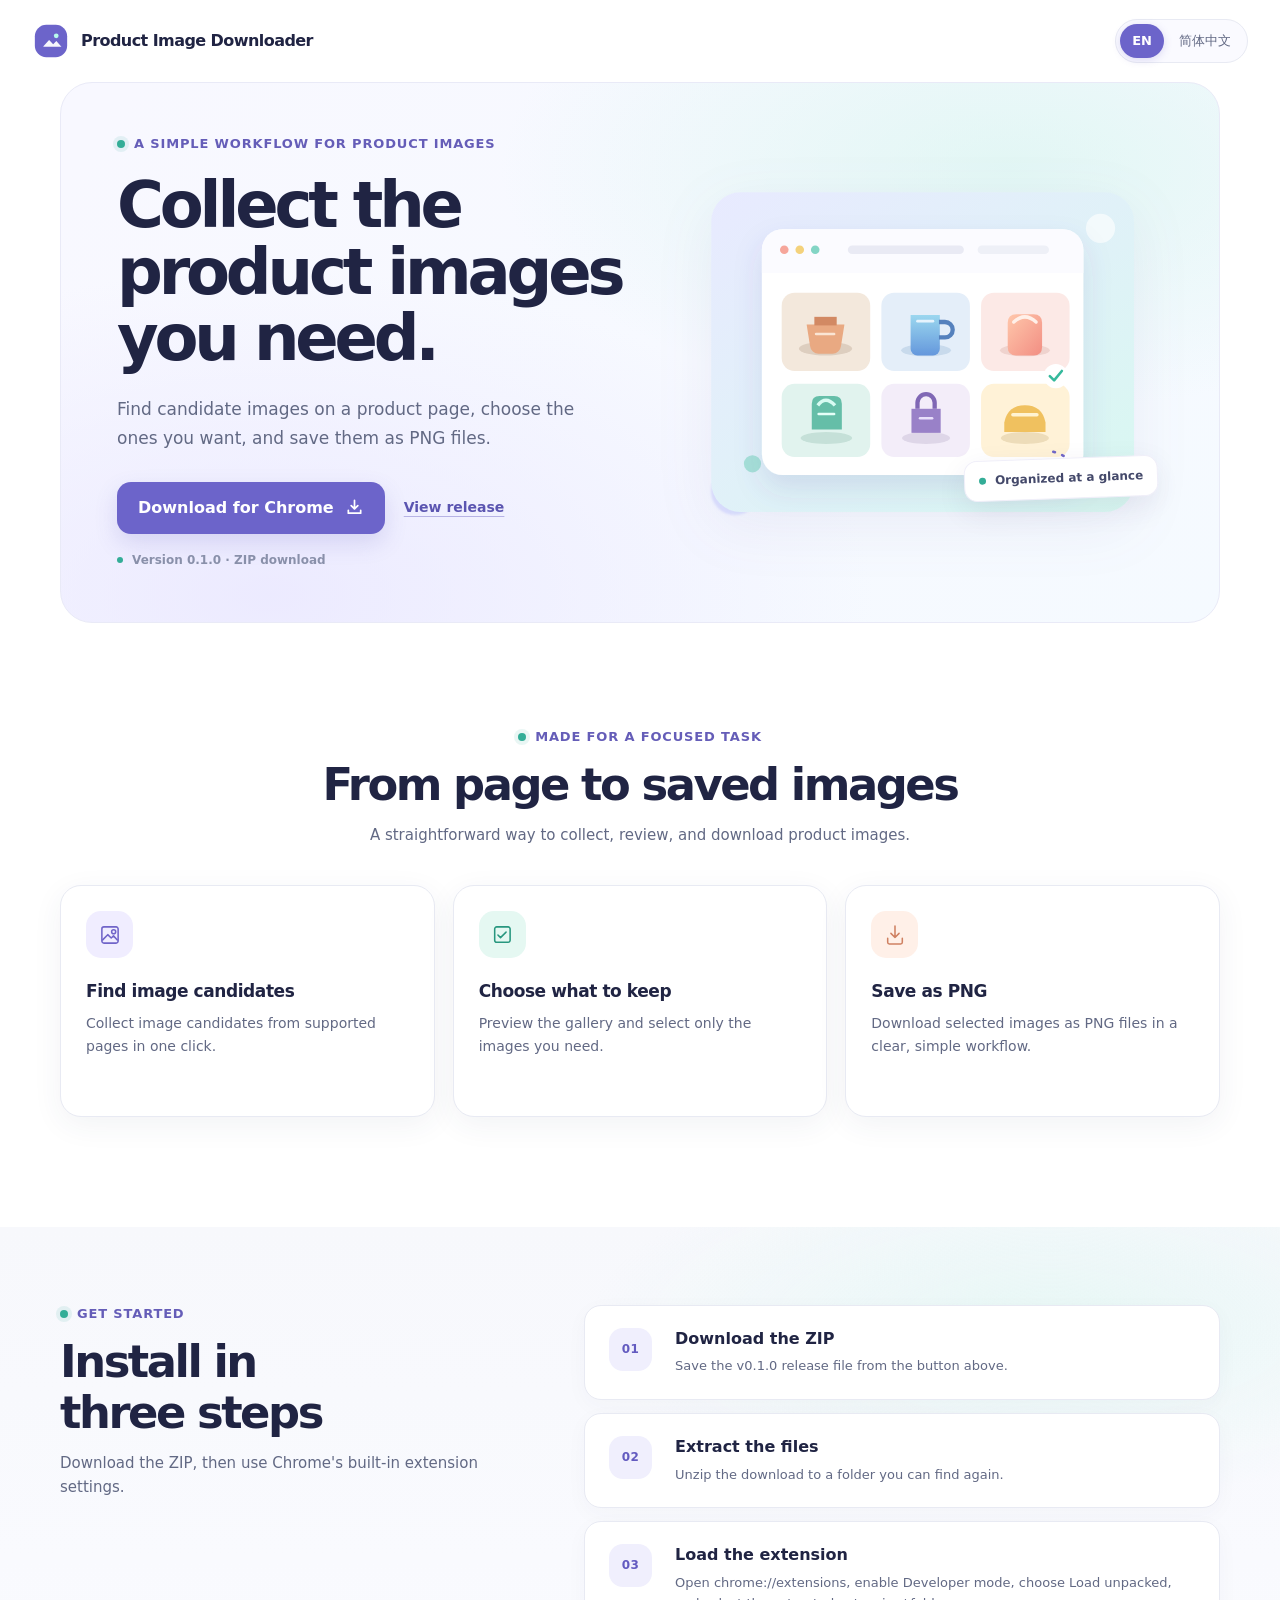
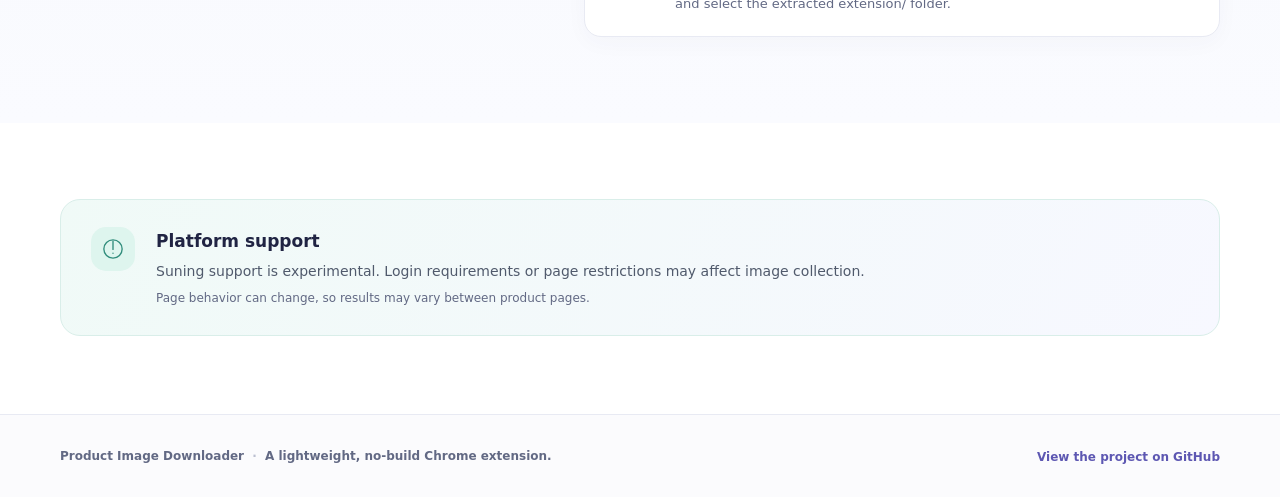
<file: docs/index.html>
<!doctype html>
<html lang="en">
  <head>
    <meta charset="utf-8">
    <meta name="viewport" content="width=device-width, initial-scale=1">
    <meta name="description" content="A lightweight Chrome extension for finding, selecting, and saving product images as PNG files.">
    <meta name="theme-color" content="#f5f7ff">
    <title>Product Image Downloader — Select and save product images</title>
    <link rel="stylesheet" href="./style.css">
    <script type="module" src="./site.js"></script>
  </head>
  <body>
    <a class="skip-link" href="#main-content" data-i18n="skipLink">Skip to content</a>
    <header class="site-header">
      <div class="header-inner">
        <a class="brand" href="./" data-i18n-aria-label="brandName" aria-label="Product Image Downloader">
          <span class="brand-mark" aria-hidden="true">
            <svg viewBox="0 0 40 40" focusable="false">
              <rect x="3" y="3" width="34" height="34" rx="12" fill="currentColor"/>
              <path d="M12 25.5 18 19l4.3 4.5 3.3-3.4L31 26H12Z" fill="#fff" opacity=".94"/>
              <circle cx="25.5" cy="14.5" r="2.5" fill="#b8fbec"/>
            </svg>
          </span>
          <span class="brand-name" data-i18n="brandName">Product Image Downloader</span>
        </a>

        <div class="language-switch" role="group" data-i18n-aria-label="languageLabel" aria-label="Choose language">
          <button type="button" data-language="en" data-i18n-aria-label="englishLabel" aria-label="English" aria-pressed="true">EN</button>
          <button type="button" data-language="zh-hans" data-i18n-aria-label="chineseLabel" aria-label="Simplified Chinese" aria-pressed="false">简体中文</button>
        </div>
      </div>
    </header>

    <main id="main-content">
      <section class="hero page-width" aria-labelledby="hero-title">
        <div class="hero-copy">
          <p class="eyebrow"><span class="eyebrow-dot" aria-hidden="true"></span><span data-i18n="heroEyebrow">A simple workflow for product images</span></p>
          <h1 id="hero-title" data-i18n="heroTitle">Collect the product images you need.</h1>
          <p class="hero-description" data-i18n="heroDescription">Find candidate images on a product page, choose the ones you want, and save them as PNG files.</p>
          <div class="hero-actions">
            <a class="button button-primary" href="https://github.com/myuverr/ecommerce-image-downloader/releases/download/v0.1.0/ecommerce-image-downloader-0.1.0.zip">
              <span data-i18n="downloadCta">Download for Chrome</span>
              <svg viewBox="0 0 20 20" aria-hidden="true" focusable="false"><path d="M10 2.5v9m0 0 3.5-3.5M10 11.5 6.5 8M3.5 13v3h13v-3"/></svg>
            </a>
            <a class="text-link" href="https://github.com/myuverr/ecommerce-image-downloader/releases/tag/v0.1.0" data-i18n="releaseLink">View release</a>
          </div>
          <p class="version-note"><span class="version-dot" aria-hidden="true"></span><span data-i18n="versionNote">Version 0.1.0 · ZIP download</span></p>
        </div>

        <div class="hero-visual" role="img" data-i18n-aria-label="illustrationLabel" aria-label="Illustration of a product image gallery">
          <div class="visual-glow visual-glow-one" aria-hidden="true"></div>
          <div class="visual-glow visual-glow-two" aria-hidden="true"></div>
          <svg class="gallery-illustration" viewBox="0 0 560 440" aria-hidden="true" focusable="false">
            <defs>
              <linearGradient id="art-backdrop" x1="0" y1="0" x2="1" y2="1">
                <stop offset="0" stop-color="#e8eaff"/>
                <stop offset="1" stop-color="#d8f8f1"/>
              </linearGradient>
              <linearGradient id="item-blue" x1="0" y1="0" x2="0" y2="1">
                <stop offset="0" stop-color="#9bd7ef"/>
                <stop offset="1" stop-color="#6497dc"/>
              </linearGradient>
              <linearGradient id="item-coral" x1="0" y1="0" x2="1" y2="1">
                <stop offset="0" stop-color="#ffc7ab"/>
                <stop offset="1" stop-color="#f28e83"/>
              </linearGradient>
              <filter id="card-shadow" x="-20%" y="-20%" width="140%" height="150%">
                <feDropShadow dx="0" dy="16" stdDeviation="16" flood-color="#514d9d" flood-opacity=".13"/>
              </filter>
            </defs>
            <rect x="34" y="34" width="492" height="372" rx="34" fill="url(#art-backdrop)"/>
            <circle cx="487" cy="76" r="17" fill="#fff" opacity=".62"/>
            <circle cx="82" cy="350" r="10" fill="#8ed9ca" opacity=".72"/>
            <g filter="url(#card-shadow)">
              <rect x="93" y="77" width="374" height="286" rx="24" fill="#fff"/>
              <path d="M117 77h326a24 24 0 0 1 24 24v27H93v-27a24 24 0 0 1 24-24Z" fill="#fbfbff"/>
              <circle cx="119" cy="101" r="5" fill="#f6a69b"/>
              <circle cx="137" cy="101" r="5" fill="#f4d27b"/>
              <circle cx="155" cy="101" r="5" fill="#83d5c5"/>
              <rect x="193" y="96" width="135" height="10" rx="5" fill="#e9eaf4"/>
              <rect x="344" y="96" width="83" height="10" rx="5" fill="#eef0f7"/>
              <rect x="116" y="151" width="103" height="91" rx="15" fill="#f3e8dc"/>
              <ellipse cx="167" cy="216" rx="31" ry="8" fill="#d4c3b4" opacity=".7"/>
              <path d="M145 188h44l-4 25a10 10 0 0 1-10 9h-16a10 10 0 0 1-10-9l-4-25Z" fill="#e9a982"/>
              <path d="M154 179h26v10h-26z" rx="4" fill="#d28963"/>
              <path d="M156 199h21" stroke="#fff4e9" stroke-width="3" stroke-linecap="round" opacity=".8"/>
              <rect x="232" y="151" width="103" height="91" rx="15" fill="#e4eef9"/>
              <ellipse cx="284" cy="218" rx="29" ry="7" fill="#bdd2e7" opacity=".7"/>
              <path d="M266 177h34v39a8 8 0 0 1-8 8h-18a8 8 0 0 1-8-8v-39Z" fill="url(#item-blue)"/>
              <path d="M299 185h7a9 9 0 0 1 0 18h-7" fill="none" stroke="#5481bd" stroke-width="5"/>
              <path d="M274 184h18" stroke="#eff8ff" stroke-width="3" stroke-linecap="round" opacity=".9"/>
              <rect x="348" y="151" width="103" height="91" rx="15" fill="#fce9e6"/>
              <ellipse cx="399" cy="218" rx="29" ry="7" fill="#eacac5" opacity=".7"/>
              <path d="M379 186q0-10 10-10h20q10 0 10 10v28q0 10-10 10h-20q-10 0-10-10v-28Z" fill="url(#item-coral)"/>
              <path d="M386 185q13-12 26 0" fill="none" stroke="#fff0e9" stroke-width="4" stroke-linecap="round"/>
              <rect x="116" y="257" width="103" height="85" rx="15" fill="#e1f3ee"/>
              <ellipse cx="168" cy="320" rx="30" ry="7" fill="#b9d9cf" opacity=".7"/>
              <path d="M151 280q0-9 9-9h17q9 0 9 9v30h-35v-30Z" fill="#65bea8"/>
              <path d="M158 282q9-12 20 0" fill="none" stroke="#d8fbf2" stroke-width="4"/>
              <path d="M159 292h18" stroke="#e5fff8" stroke-width="3" stroke-linecap="round"/>
              <rect x="232" y="257" width="103" height="85" rx="15" fill="#f3edf9"/>
              <ellipse cx="284" cy="320" rx="28" ry="7" fill="#d6cde2" opacity=".7"/>
              <path d="M267 286h34v28h-34z" rx="8" fill="#9981c8"/>
              <path d="M274 286v-7a10 10 0 0 1 20 0v7" fill="none" stroke="#8068b5" stroke-width="5"/>
              <path d="M277 297h14" stroke="#e9e0fb" stroke-width="3" stroke-linecap="round"/>
              <rect x="348" y="257" width="103" height="85" rx="15" fill="#fff2d7"/>
              <ellipse cx="399" cy="320" rx="28" ry="7" fill="#e6d3ad" opacity=".7"/>
              <path d="M375 302q4-20 24-20t24 20v11h-48v-11Z" fill="#f0c15e"/>
              <path d="M385 293h28" stroke="#fff4d3" stroke-width="4" stroke-linecap="round"/>
              <circle cx="435" cy="248" r="14" fill="#fff"/>
              <path d="m428 248 5 5 9-11" fill="none" stroke="#35b99c" stroke-width="3" stroke-linecap="round" stroke-linejoin="round"/>
            </g>
            <path d="M432 336c19 5 28 17 32 32" fill="none" stroke="#7167c8" stroke-width="3" stroke-linecap="round" stroke-dasharray="2 9"/>
            <circle cx="465" cy="371" r="7" fill="#7167c8"/>
          </svg>
          <span class="visual-tag" aria-hidden="true"><span class="tag-spark"></span><span data-i18n="visualTag">Organized at a glance</span></span>
          <span class="visual-caption" data-i18n="illustrationLabel">Illustration of a product image gallery</span>
        </div>
      </section>

      <section class="features page-width" aria-labelledby="features-title">
        <div class="section-heading">
          <p class="eyebrow"><span class="eyebrow-dot" aria-hidden="true"></span><span data-i18n="featuresEyebrow">Made for a focused task</span></p>
          <h2 id="features-title" data-i18n="featuresTitle">From page to saved images</h2>
          <p data-i18n="featuresIntro">A straightforward way to collect, review, and download product images.</p>
        </div>
        <div class="feature-grid">
          <article class="feature-card">
            <span class="feature-icon icon-lilac" aria-hidden="true">
              <svg viewBox="0 0 32 32" focusable="false"><path d="M6 8.5A2.5 2.5 0 0 1 8.5 6h15A2.5 2.5 0 0 1 26 8.5v15a2.5 2.5 0 0 1-2.5 2.5h-15A2.5 2.5 0 0 1 6 23.5v-15Z"/><circle cx="20.5" cy="12" r="2.5"/><path d="m7 22 6.2-6.4 4.3 4.1 2.8-2.6 4.7 5.1"/></svg>
            </span>
            <h3 data-i18n="featureCaptureTitle">Find image candidates</h3>
            <p data-i18n="featureCaptureBody">Collect image candidates from supported pages in one click.</p>
          </article>
          <article class="feature-card">
            <span class="feature-icon icon-mint" aria-hidden="true">
              <svg viewBox="0 0 32 32" focusable="false"><path d="M7 8.5A2.5 2.5 0 0 1 9.5 6h14A2.5 2.5 0 0 1 26 8.5v14a2.5 2.5 0 0 1-2.5 2.5h-14A2.5 2.5 0 0 1 7 22.5v-14Z"/><path d="m11 16 3.2 3.2L21 12.5"/></svg>
            </span>
            <h3 data-i18n="featureSelectTitle">Choose what to keep</h3>
            <p data-i18n="featureSelectBody">Preview the gallery and select only the images you need.</p>
          </article>
          <article class="feature-card">
            <span class="feature-icon icon-peach" aria-hidden="true">
              <svg viewBox="0 0 32 32" focusable="false"><path d="M16 5v14m0 0 5-5m-5 5-5-5"/><path d="M7 20v5a2 2 0 0 0 2 2h14a2 2 0 0 0 2-2v-5"/></svg>
            </span>
            <h3 data-i18n="featureDownloadTitle">Save as PNG</h3>
            <p data-i18n="featureDownloadBody">Download selected images as PNG files in a clear, simple workflow.</p>
          </article>
        </div>
      </section>

      <section class="install-section" aria-labelledby="install-title">
        <div class="page-width install-inner">
          <div class="section-heading install-heading">
            <p class="eyebrow"><span class="eyebrow-dot" aria-hidden="true"></span><span data-i18n="installEyebrow">Get started</span></p>
            <h2 id="install-title" data-i18n="installTitle">Install in three steps</h2>
            <p data-i18n="installIntro">Download the ZIP, then use Chrome's built-in extension settings.</p>
          </div>
          <ol class="steps">
            <li class="step-card">
              <span class="step-number" aria-hidden="true">01</span>
              <div><h3 data-i18n="stepDownloadTitle">Download the ZIP</h3><p data-i18n="stepDownloadBody">Save the v0.1.0 release file from the button above.</p></div>
            </li>
            <li class="step-card">
              <span class="step-number" aria-hidden="true">02</span>
              <div><h3 data-i18n="stepExtractTitle">Extract the files</h3><p data-i18n="stepExtractBody">Unzip the download to a folder you can find again.</p></div>
            </li>
            <li class="step-card">
              <span class="step-number" aria-hidden="true">03</span>
              <div><h3 data-i18n="stepLoadTitle">Load the extension</h3><p data-i18n="stepLoadBody">Open chrome://extensions, enable Developer mode, choose Load unpacked, and select the extracted extension/ folder.</p></div>
            </li>
          </ol>
        </div>
      </section>

      <section class="support-panel page-width" aria-labelledby="support-title">
        <span class="support-symbol" aria-hidden="true">
          <svg viewBox="0 0 32 32" focusable="false"><path d="M16 5.5v11m0 5v.1"/><circle cx="16" cy="16" r="12.2"/></svg>
        </span>
        <div>
          <h2 id="support-title" data-i18n="supportTitle">Platform support</h2>
          <p data-i18n="supportBody">Suning support is experimental. Login requirements or page restrictions may affect image collection.</p>
          <p class="support-note" data-i18n="supportNote">Page behavior can change, so results may vary between product pages.</p>
        </div>
      </section>
    </main>

    <footer class="site-footer">
      <div class="footer-inner page-width">
        <span class="footer-brand"><span data-i18n="brandName">Product Image Downloader</span> <span class="footer-separator">·</span> <span data-i18n="footerNote">A lightweight, no-build Chrome extension.</span></span>
        <div class="footer-links">
          <a href="https://github.com/myuverr/ecommerce-image-downloader" data-i18n="repositoryLink">View the project on GitHub</a>
        </div>
      </div>
    </footer>
  </body>
</html>
</file>
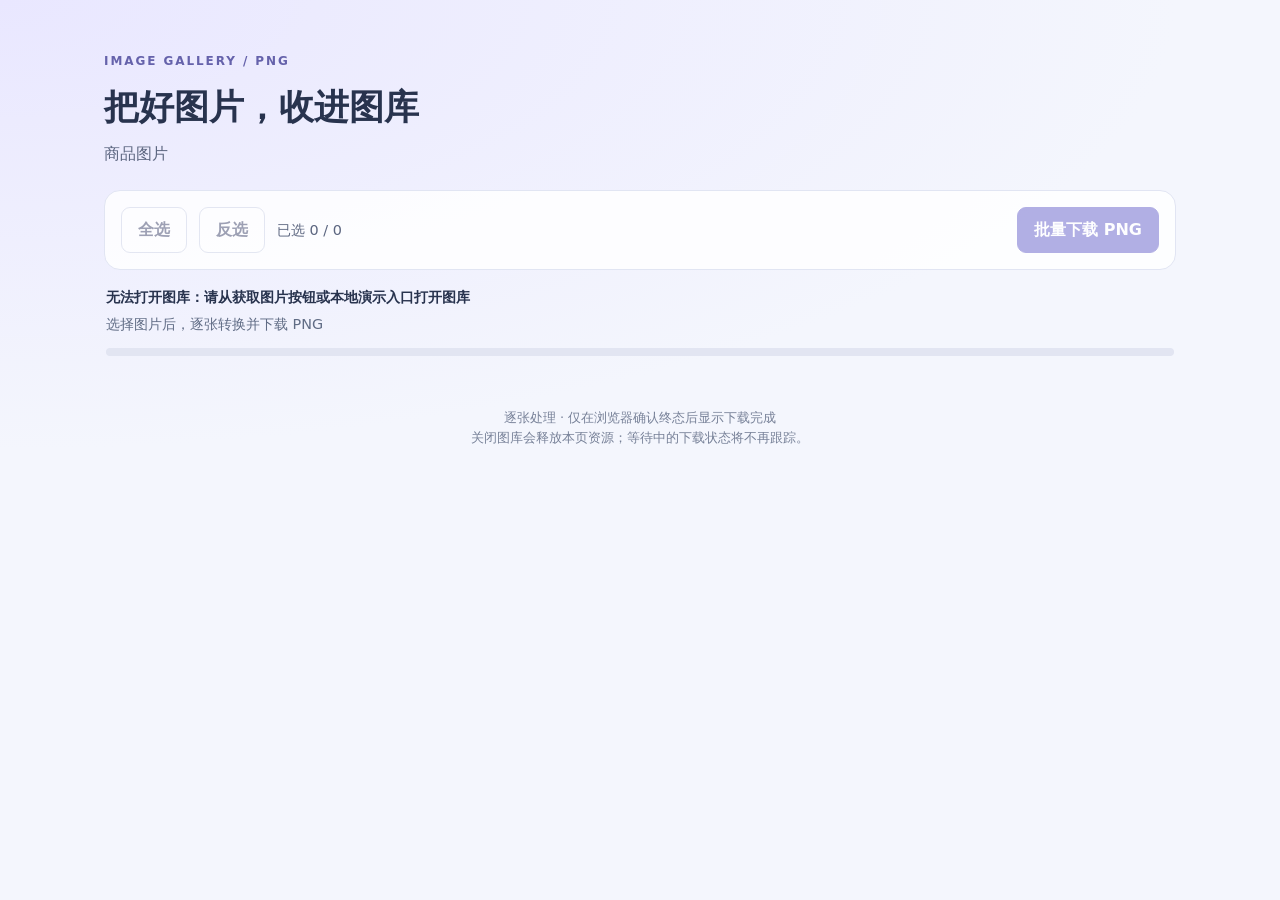
<file: extension/gallery.html>
<!doctype html>
<html lang="zh-CN">
  <head>
    <meta charset="utf-8">
    <meta name="viewport" content="width=device-width, initial-scale=1">
    <title>商品图库 · PNG 下载</title>
    <link rel="stylesheet" href="gallery.css">
    <script type="module" src="gallery.js"></script>
  </head>
  <body>
    <main>
      <header class="heading">
        <p class="eyebrow">IMAGE GALLERY / PNG</p>
        <h1>把好图片，收进图库</h1>
        <p id="capture-title">商品图片</p>
        <p id="demo-notice" class="notice"
          hidden>Sample images — not captured from a website.</p>
      </header>
      <section class="toolbar" aria-label="图片选择与下载">
        <div class="selection">
          <button id="select-all" type="button" disabled>全选</button>
          <button id="invert" type="button" disabled>反选</button>
          <span id="selection-count" aria-live="polite">已选 0 / 0</span>
        </div>
        <button id="download" class="primary" type="button"
          disabled>批量下载 PNG</button>
      </section>
      <section class="feedback" aria-label="批次进度">
        <p id="message" role="status">正在读取图库…</p>
        <label for="progress"
          id="batch-summary">选择图片后，逐张转换并下载 PNG</label>
        <progress id="progress" max="1" value="0"></progress>
      </section>
      <section id="gallery" class="grid" aria-label="图片列表"></section>
      <footer>逐张处理 · 仅在浏览器确认终态后显示下载完成<br>关闭图库会释放本页资源；等待中的下载状态将不再跟踪。</footer>
    </main>
  </body>
</html>
</file>
<file: docs/style.css>
:root {
  color-scheme: light;
  --ink: #202443;
  --muted: #626984;
  --subtle: #8990aa;
  --purple: #6c64ca;
  --purple-dark: #554bb4;
  --mint: #33ad97;
  --line: #e8eaf3;
  --paper: #ffffff;
  --wash: #f7f8fc;
  --page-width: 1160px;
  font-family: Inter, ui-sans-serif, system-ui, -apple-system, BlinkMacSystemFont, "Segoe UI", sans-serif;
  font-synthesis: none;
  text-rendering: optimizeLegibility;
}

* {
  box-sizing: border-box;
}

html {
  min-width: 320px;
  scroll-behavior: smooth;
  background: var(--paper);
}

body {
  min-width: 320px;
  margin: 0;
  color: var(--ink);
  background: var(--paper);
  font-size: 16px;
  line-height: 1.6;
  -webkit-font-smoothing: antialiased;
}

button,
a {
  font: inherit;
}

a {
  color: inherit;
}

button:focus-visible,
a:focus-visible {
  outline: 3px solid #8b83ed;
  outline-offset: 3px;
}

.page-width {
  width: min(var(--page-width), calc(100% - 64px));
  margin-inline: auto;
}

.skip-link {
  position: fixed;
  z-index: 10;
  top: 12px;
  left: 12px;
  padding: 10px 14px;
  border-radius: 10px;
  color: #fff;
  background: var(--ink);
  transform: translateY(-160%);
}

.skip-link:focus {
  transform: translateY(0);
}

.site-header {
  position: relative;
  z-index: 2;
  background: #fff;
}

.header-inner {
  width: min(1260px, calc(100% - 64px));
  min-height: 82px;
  margin-inline: auto;
  display: flex;
  align-items: center;
  justify-content: space-between;
  gap: 24px;
}

.brand {
  display: inline-flex;
  align-items: center;
  gap: 11px;
  color: var(--ink);
  text-decoration: none;
  font-size: 16px;
  font-weight: 750;
  letter-spacing: -.035em;
}

.brand-mark,
.brand-mark svg {
  display: block;
  width: 38px;
  height: 38px;
}

.brand-mark {
  color: var(--purple);
}

.language-switch {
  display: inline-flex;
  align-items: center;
  gap: 3px;
  padding: 4px;
  border: 1px solid var(--line);
  border-radius: 999px;
  background: #fafaff;
}

.language-switch button {
  min-height: 34px;
  padding: 5px 12px;
  border: 0;
  border-radius: 999px;
  color: var(--muted);
  background: transparent;
  cursor: pointer;
  font-size: 13px;
  font-weight: 650;
  transition: color .18s ease, background-color .18s ease, box-shadow .18s ease;
}

.language-switch button[aria-pressed="true"] {
  color: #fff;
  background: var(--purple);
  box-shadow: 0 2px 8px #655cc533;
}

.language-switch button:hover:not([aria-pressed="true"]) {
  color: var(--purple-dark);
  background: #efeffa;
}

.hero {
  position: relative;
  display: grid;
  grid-template-columns: minmax(0, 1.06fr) minmax(0, .94fr);
  align-items: center;
  gap: 22px;
  min-height: 480px;
  padding: 52px 56px;
  overflow: hidden;
  border: 1px solid #e9eaf7;
  border-radius: 32px;
  background:
    radial-gradient(ellipse at 82% 16%, #d8f5efaa, transparent 38%),
    radial-gradient(ellipse at 18% 95%, #e8e5ffbb, transparent 45%),
    linear-gradient(124deg, #f8f8ff 4%, #f5faff 100%);
}

.hero-copy {
  position: relative;
  z-index: 1;
  max-width: 570px;
}

.eyebrow {
  display: flex;
  align-items: center;
  gap: 9px;
  margin: 0 0 19px;
  color: #655db8;
  font-size: 13px;
  font-weight: 750;
  letter-spacing: .065em;
  line-height: 1.4;
  text-transform: uppercase;
}

.eyebrow-dot,
.version-dot,
.tag-spark {
  flex: 0 0 auto;
  width: 8px;
  height: 8px;
  border-radius: 50%;
  background: var(--mint);
  box-shadow: 0 0 0 4px #33ad971b;
}

.hero h1 {
  max-width: 600px;
  margin: 0;
  font-size: clamp(2.65rem, 5vw, 4.25rem);
  font-weight: 760;
  letter-spacing: -.065em;
  line-height: 1.04;
  text-wrap: balance;
}

.hero-description {
  max-width: 460px;
  margin: 23px 0 0;
  color: var(--muted);
  font-size: 17px;
  line-height: 1.7;
}

.hero-actions {
  display: flex;
  flex-wrap: wrap;
  align-items: center;
  gap: 19px;
  margin-top: 29px;
}

.button {
  display: inline-flex;
  align-items: center;
  justify-content: center;
  gap: 11px;
  min-height: 52px;
  padding: 0 21px;
  border-radius: 14px;
  text-decoration: none;
  font-weight: 700;
  transition: transform .18s ease, background-color .18s ease, box-shadow .18s ease;
}

.button:hover {
  transform: translateY(-2px);
}

.button-primary {
  color: #fff;
  background: var(--purple);
  box-shadow: 0 9px 22px #5a54b52b;
}

.button-primary:hover {
  background: var(--purple-dark);
  box-shadow: 0 12px 24px #5a54b539;
}

.button-primary svg {
  width: 19px;
  height: 19px;
  fill: none;
  stroke: currentColor;
  stroke-width: 1.8;
  stroke-linecap: round;
  stroke-linejoin: round;
}

.text-link {
  color: #5b55b1;
  font-size: 14px;
  font-weight: 700;
  text-decoration-color: #b7b3e5;
  text-underline-offset: 4px;
}

.text-link:hover {
  color: #39318f;
}

.version-note {
  display: flex;
  align-items: center;
  gap: 9px;
  margin: 17px 0 0;
  color: var(--subtle);
  font-size: 12px;
  font-weight: 600;
}

.version-dot {
  width: 6px;
  height: 6px;
  box-shadow: none;
}

.hero-visual {
  position: relative;
  min-width: 0;
  padding: 4px 0;
}

.gallery-illustration {
  position: relative;
  z-index: 1;
  display: block;
  width: 100%;
  max-width: 510px;
  height: auto;
  margin-inline: auto;
  filter: drop-shadow(0 15px 28px #504c8e12);
}

.visual-glow {
  position: absolute;
  z-index: 0;
  border-radius: 50%;
  filter: blur(1px);
}

.visual-glow-one {
  top: 10%;
  right: 10%;
  width: 72px;
  height: 72px;
  background: #fce6b8a1;
}

.visual-glow-two {
  bottom: 8%;
  left: 6%;
  width: 48px;
  height: 48px;
  background: #cbd1ff9c;
}

.visual-tag {
  position: absolute;
  right: 1%;
  bottom: 12%;
  z-index: 2;
  display: inline-flex;
  align-items: center;
  gap: 9px;
  padding: 10px 14px;
  border: 1px solid #f0eff9;
  border-radius: 13px;
  color: #44496a;
  background: #fff;
  box-shadow: 0 10px 30px #35345b16;
  font-size: 12px;
  font-weight: 700;
  transform: rotate(-2deg);
}

.tag-spark {
  width: 7px;
  height: 7px;
  box-shadow: none;
}

.visual-caption {
  position: absolute;
  width: 1px;
  height: 1px;
  padding: 0;
  overflow: hidden;
  clip: rect(0, 0, 0, 0);
  white-space: nowrap;
  clip-path: inset(50%);
}

.features {
  padding-block: 105px 110px;
}

.section-heading {
  max-width: 650px;
  margin: 0 auto 38px;
  text-align: center;
}

.section-heading .eyebrow {
  justify-content: center;
  margin-bottom: 13px;
}

.section-heading h2 {
  margin: 0;
  font-size: clamp(2rem, 4vw, 2.8rem);
  font-weight: 740;
  letter-spacing: -.055em;
  line-height: 1.14;
  text-wrap: balance;
}

.section-heading > p:last-child {
  margin: 13px auto 0;
  color: var(--muted);
  font-size: 15px;
}

.feature-grid {
  display: grid;
  grid-template-columns: repeat(3, minmax(0, 1fr));
  gap: 18px;
}

.feature-card {
  min-height: 232px;
  padding: 25px 25px 27px;
  border: 1px solid var(--line);
  border-radius: 21px;
  background: #fff;
  box-shadow: 0 8px 30px #373a6010;
  transition: transform .18s ease, box-shadow .18s ease;
}

.feature-card:hover {
  transform: translateY(-4px);
  box-shadow: 0 15px 36px #373a6018;
}

.feature-icon {
  display: grid;
  width: 47px;
  height: 47px;
  place-items: center;
  border-radius: 15px;
}

.feature-icon svg {
  width: 26px;
  height: 26px;
  fill: none;
  stroke: currentColor;
  stroke-width: 1.9;
  stroke-linecap: round;
  stroke-linejoin: round;
}

.icon-lilac {
  color: #7064c9;
  background: #f0edff;
}

.icon-mint {
  color: #28977f;
  background: #e5f8f2;
}

.icon-peach {
  color: #cf8061;
  background: #fff0e8;
}

.feature-card h3 {
  margin: 20px 0 7px;
  font-size: 17px;
  font-weight: 720;
  letter-spacing: -.025em;
}

.feature-card p {
  margin: 0;
  color: var(--muted);
  font-size: 14px;
  line-height: 1.65;
}

.install-section {
  padding-block: 78px 86px;
  background:
    radial-gradient(ellipse at 82% 20%, #d9f6ef88, transparent 31%),
    linear-gradient(180deg, #f7f8fc, #fafbff);
}

.install-inner {
  display: grid;
  grid-template-columns: .85fr 1.15fr;
  align-items: start;
  gap: 54px;
}

.install-heading {
  position: sticky;
  top: 28px;
  margin: 0;
  text-align: left;
}

.install-heading .eyebrow {
  justify-content: flex-start;
}

.install-heading > p:last-child {
  margin-inline: 0;
}

.steps {
  display: grid;
  gap: 13px;
  margin: 0;
  padding: 0;
  list-style: none;
}

.step-card {
  display: grid;
  grid-template-columns: 49px minmax(0, 1fr);
  align-items: start;
  gap: 17px;
  padding: 22px 24px;
  border: 1px solid #e8eaf3;
  border-radius: 17px;
  background: #fff;
  box-shadow: 0 6px 22px #373a6008;
}

.step-number {
  display: grid;
  width: 43px;
  height: 43px;
  place-items: center;
  border-radius: 14px;
  color: #635bc0;
  background: #f0effd;
  font-size: 12px;
  font-weight: 800;
  letter-spacing: .04em;
}

.step-card h3 {
  margin: 0;
  font-size: 16px;
  font-weight: 720;
  line-height: 1.4;
}

.step-card p {
  margin: 6px 0 0;
  color: var(--muted);
  font-size: 13px;
  line-height: 1.6;
  overflow-wrap: anywhere;
}

.support-panel {
  display: grid;
  grid-template-columns: 48px minmax(0, 1fr);
  align-items: start;
  gap: 17px;
  margin-top: 76px;
  margin-bottom: 78px;
  padding: 27px 30px;
  border: 1px solid #d9eee9;
  border-radius: 20px;
  background: linear-gradient(116deg, #f0faf7, #f7f8ff);
}

.support-symbol {
  display: grid;
  width: 44px;
  height: 44px;
  place-items: center;
  border-radius: 15px;
  color: #318d7c;
  background: #def5ee;
}

.support-symbol svg {
  width: 24px;
  height: 24px;
  fill: none;
  stroke: currentColor;
  stroke-width: 1.8;
  stroke-linecap: round;
}

.support-panel h2 {
  margin: 1px 0 4px;
  font-size: 17px;
  font-weight: 720;
}

.support-panel p {
  margin: 0;
  color: #505a6c;
  font-size: 14px;
  line-height: 1.6;
}

.support-panel .support-note {
  margin-top: 7px;
  color: var(--muted);
  font-size: 12px;
}

.site-footer {
  border-top: 1px solid var(--line);
  background: #fbfbfd;
}

.footer-inner {
  display: flex;
  min-height: 82px;
  align-items: center;
  justify-content: space-between;
  gap: 20px;
}

.footer-brand {
  color: var(--muted);
  font-size: 12px;
  font-weight: 600;
}

.footer-separator {
  padding-inline: 4px;
  color: #bbbfd0;
}

.footer-links a {
  color: #5d57b2;
  font-size: 12px;
  font-weight: 700;
  text-decoration: none;
}

.footer-links a:hover {
  text-decoration: underline;
  text-underline-offset: 3px;
}

@media (max-width: 900px) {
  .hero {
    grid-template-columns: minmax(0, 1fr) minmax(0, .9fr);
    gap: 10px;
    padding-inline: 38px;
  }

  .hero h1 {
    font-size: clamp(2.5rem, 5.4vw, 3.6rem);
  }

  .install-inner {
    grid-template-columns: 1fr;
    gap: 30px;
  }

  .install-heading {
    position: static;
    max-width: 650px;
    margin-inline: auto;
    text-align: center;
  }

  .install-heading .eyebrow {
    justify-content: center;
  }

  .install-heading > p:last-child {
    margin-inline: auto;
  }
}

@media (max-width: 680px) {
  .page-width,
  .header-inner {
    width: calc(100% - 40px);
  }

  .header-inner {
    min-height: 76px;
  }

  .hero {
    grid-template-columns: 1fr;
    gap: 12px;
    padding: 36px 28px 27px;
    border-radius: 25px;
  }

  .hero-copy {
    max-width: 560px;
  }

  .hero h1 {
    max-width: 520px;
    font-size: clamp(2.55rem, 8vw, 3.5rem);
  }

  .hero-description {
    margin-top: 17px;
    font-size: 16px;
  }

  .hero-actions {
    margin-top: 23px;
  }

  .hero-visual {
    width: min(100%, 470px);
    margin: 0 auto;
  }

  .visual-tag {
    right: 0;
    bottom: 8%;
    padding: 8px 11px;
    font-size: 11px;
  }

  .features {
    padding-block: 76px 80px;
  }

  .feature-grid {
    grid-template-columns: 1fr;
    gap: 12px;
  }

  .feature-card {
    min-height: 0;
    padding: 21px;
  }

  .feature-card h3 {
    margin-top: 15px;
  }

  .install-section {
    padding-block: 66px;
  }

  .step-card {
    padding: 19px;
  }

  .support-panel {
    margin-top: 56px;
    margin-bottom: 56px;
    padding: 22px;
  }

  .footer-inner {
    align-items: flex-start;
    flex-direction: column;
    justify-content: center;
    gap: 7px;
    padding-block: 18px;
  }
}

@media (max-width: 430px) {
  .page-width,
  .header-inner {
    width: calc(100% - 32px);
  }

  .header-inner {
    min-height: 70px;
    flex-wrap: wrap;
    gap: 10px;
    padding-block: 12px;
  }

  .brand {
    max-width: 100%;
    gap: 8px;
    font-size: 14px;
  }

  .brand-mark,
  .brand-mark svg {
    width: 33px;
    height: 33px;
  }

  .language-switch {
    margin-left: auto;
  }

  .language-switch button {
    min-height: 31px;
    padding-inline: 10px;
    font-size: 12px;
  }

  .hero {
    padding: 29px 21px 20px;
    border-radius: 21px;
  }

  .hero h1 {
    font-size: clamp(2.25rem, 10.5vw, 2.8rem);
  }

  .hero .eyebrow {
    font-size: 11px;
  }

  .hero-actions {
    align-items: stretch;
    flex-direction: column;
    gap: 14px;
  }

  .button-primary {
    width: 100%;
  }

  .text-link {
    align-self: flex-start;
    margin-left: 3px;
  }

  .version-note {
    margin-top: 14px;
  }

  .visual-tag {
    right: -3px;
    bottom: 7%;
    gap: 7px;
    padding: 7px 9px;
    font-size: 10px;
  }

  .section-heading {
    margin-bottom: 28px;
  }

  .section-heading h2 {
    font-size: 1.95rem;
  }

  .install-inner {
    gap: 26px;
  }

  .step-card {
    grid-template-columns: 39px minmax(0, 1fr);
    gap: 12px;
    padding: 16px 14px;
  }

  .step-number {
    width: 37px;
    height: 37px;
    border-radius: 12px;
  }

  .support-panel {
    grid-template-columns: 38px minmax(0, 1fr);
    gap: 12px;
    padding: 19px 15px;
  }

  .support-symbol {
    width: 37px;
    height: 37px;
    border-radius: 12px;
  }

  .support-panel p {
    font-size: 13px;
  }

  .footer-brand {
    line-height: 1.7;
  }
}

@media (prefers-reduced-motion: reduce) {
  *,
  *::before,
  *::after {
    scroll-behavior: auto !important;
    transition-duration: .01ms !important;
  }
}
</file>
<file: extension/gallery.css>
:root {
  color-scheme: light;
  font-family: system-ui, -apple-system, "Segoe UI", sans-serif;
  color: #28334e;
  background: #f4f6fd;
  line-height: 1.6;
  accent-color: #6762d3;
}
* {
  box-sizing: border-box;
}
body {
  margin: 0;
  background: radial-gradient(ellipse at top left, #e9e7ff, transparent 65%);
}
main {
  width: min(1120px, 100%);
  margin: 0 auto;
  padding: 40px 24px;
}
.heading {
  margin-bottom: 24px;
}
.eyebrow {
  color: #6562ab;
  font-size: .75rem;
  letter-spacing: .16em;
  font-weight: 700;
}
h1 {
  font-size: clamp(1.5rem, 4vw, 2.2rem);
  margin: 8px 0;
  line-height: 1.35;
}
#capture-title {
  color: #5c6680;
  overflow-wrap: anywhere;
  margin: 10px 0;
}
.notice {
  background: #fff6dc;
  border: 1px solid #e4d2a4;
  border-radius: 10px;
  padding: 10px 14px;
  color: #765a20;
}
.toolbar,
.selection {
  display: flex;
  align-items: center;
  gap: 12px;
  flex-wrap: wrap;
}
.toolbar {
  justify-content: space-between;
  padding: 16px;
  background: #ffffffd9;
  border: 1px solid #e1e5f3;
  border-radius: 16px;
}
button {
  border: 1px solid #ccd2e6;
  background: white;
  color: #40476c;
  padding: 9px 16px;
  border-radius: 9px;
  font: inherit;
  font-weight: 600;
  cursor: pointer;
  min-height: 44px;
}
button:hover:not(:disabled) {
  background: #eeedff;
  border-color: #8f89dc;
}
button.primary {
  background: #6862cb;
  color: white;
  border-color: #6862cb;
}
button.primary:hover:not(:disabled) {
  background: #544db5;
}
button:disabled {
  opacity: .5;
  cursor: not-allowed;
}
:focus-visible {
  outline: 3px solid #8174e7;
  outline-offset: 4px;
}
#selection-count {
  font-size: .9rem;
  color: #5c6680;
}
.feedback {
  padding: 16px 2px 20px;
  font-size: .9rem;
}
#message {
  margin: 0 0 4px;
  font-weight: 600;
  overflow-wrap: anywhere;
}
#batch-summary {
  color: #606c85;
}
progress {
  width: 100%;
  height: 8px;
  display: block;
  margin-top: 12px;
  border: none;
  border-radius: 8px;
  overflow: hidden;
}
progress::-webkit-progress-bar {
  background: #e2e5f2;
}
progress::-webkit-progress-value {
  background: #7871d7;
}
.grid {
  display: grid;
  grid-template-columns: repeat(auto-fill, minmax(min(100%, 230px), 1fr));
  gap: 20px;
}
.card {
  min-width: 0;
  overflow: hidden;
  background: white;
  border: 1px solid #e1e5f1;
  border-radius: 16px;
  padding: 12px;
  box-shadow: 0 5px 18px #45447609;
}
.card:has(input:checked) {
  border-color: #aaa3e5;
}
.card img {
  display: block;
  width: 100%;
  height: 210px;
  object-fit: contain;
  border-radius: 10px;
  background: #f4f5fa;
  color: #7a8299;
  font-size: .85rem;
}
.card-label {
  display: flex;
  gap: 8px;
  align-items: flex-start;
  padding-top: 14px;
  cursor: pointer;
  font-weight: 600;
  overflow-wrap: anywhere;
}
.card-label input {
  width: 18px;
  height: 18px;
  flex: 0 0 auto;
  margin: 4px 0;
}
.card-label span {
  min-width: 0;
}
.dimensions,
.item-state {
  font-size: .8rem;
  margin: 8px 0 0;
  overflow-wrap: anywhere;
}
.dimensions {
  color: #727c90;
}
.item-state {
  color: #66638b;
}
.item-state[data-state="complete"] {
  color: #247052;
}
.item-state[data-state="failed"],
.item-state[data-state="interrupted"] {
  color: #a13e48;
}
footer {
  text-align: center;
  color: #778198;
  font-size: .8rem;
  margin-top: 32px;
}
@media (max-width: 480px) {
  main {
    padding: 24px 16px;
  }
  .toolbar {
    padding: 12px;
    gap: 16px;
  }
  .selection {
    gap: 8px;
  }
  .primary {
    width: 100%;
  }
  .grid {
    gap: 16px;
  }
}
</file>
